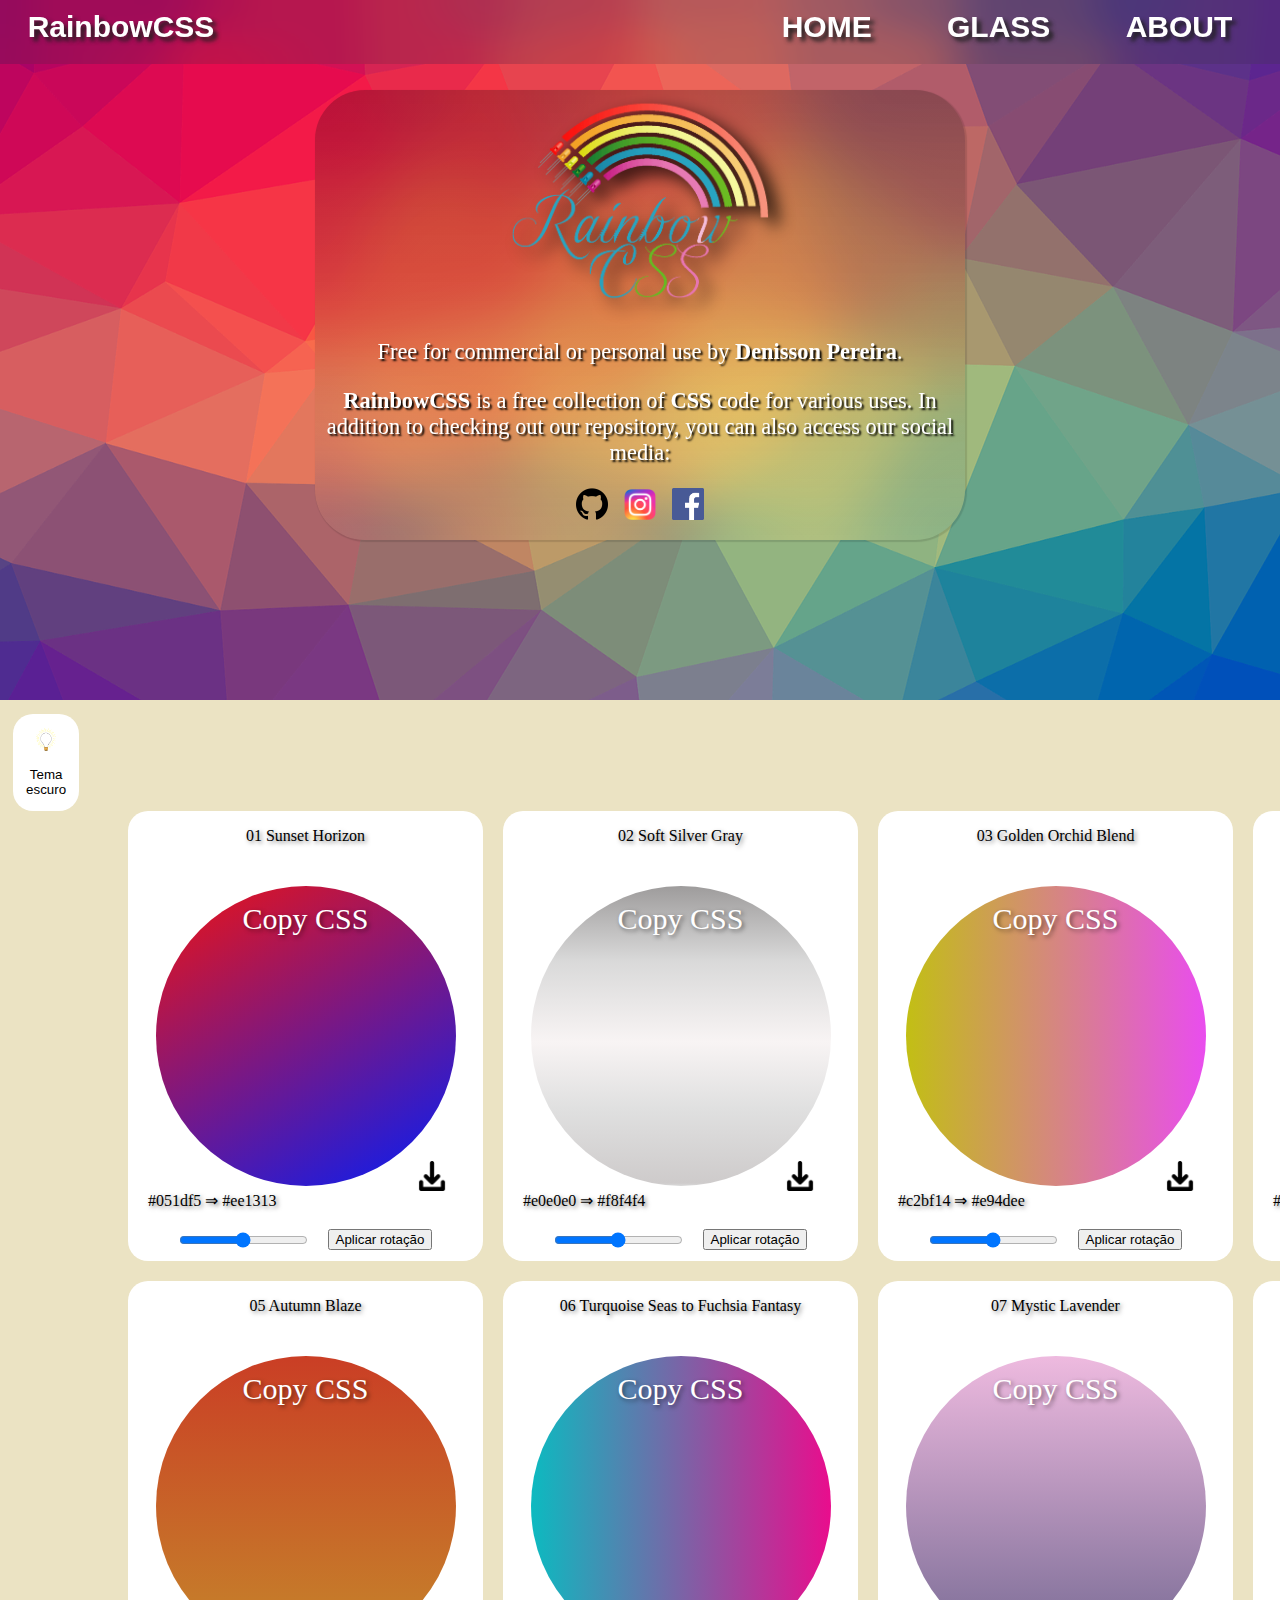
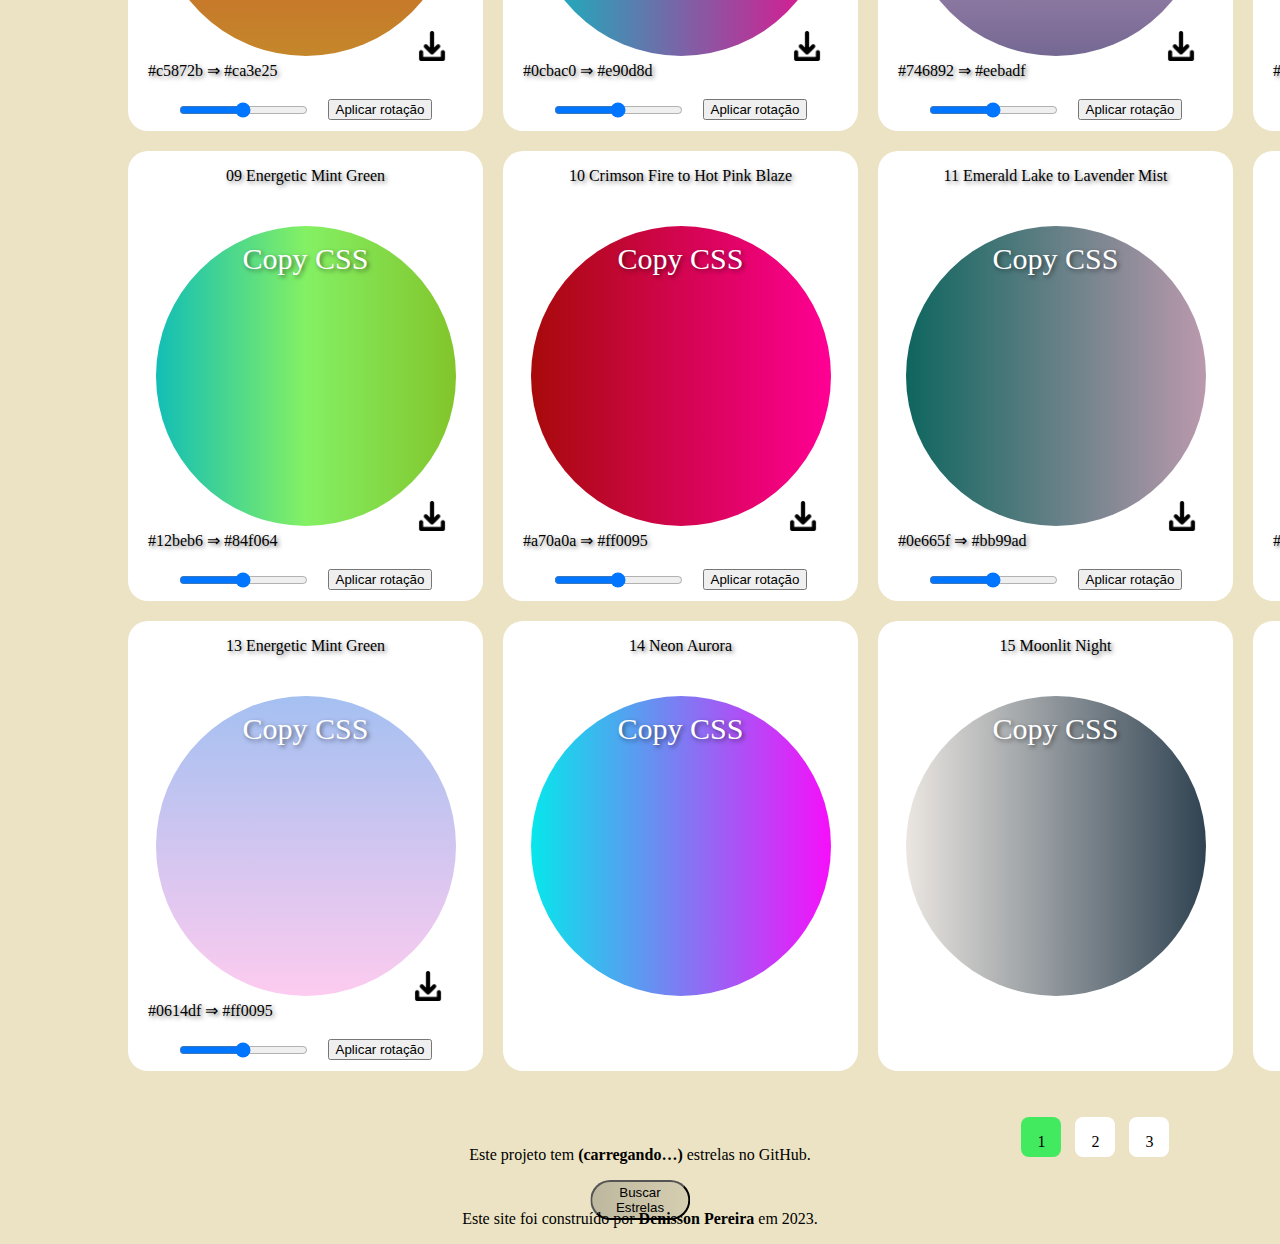
<file: index.html>
<!DOCTYPE html>
<html lang="pt-br">
<head>
    <meta charset="UTF-8">
    <meta name="viewport" content="width=device-width, initial-scale=1.0">
    <title>RainbowCSS</title>
    <link rel="stylesheet" href="./src/style/style.css">
    <link rel="stylesheet" href="./src/style/CSS/responsiveMain.css">
    <link rel="shortcut icon" href="./public/icon.ico" type="image/x-icon">
</head>
<body>
    <div class="principal">
        <header>
            <nav class="menu">
                <ul>
                    <li id="primeiro"><a href="./src/pages/rainbowcss.html">RainbowCSS</a></li>
                    <li class="resto"><a href="./index.html">HOME</a></li>
                    <li class="resto"><a href="./src/pages/glass.html">GLASS</a></li>
                    <li class="resto"><a href="">ABOUT</a></li>
                </ul>
            </nav>
        </header>
        <div class="imagem">
            <img src="./src/image/color-2174065_1280.png" alt="">
            <div class="caixa_imagem">
                <img src="./public/ezgif-2-492770b897.gif" alt="" id="gif" title="RainbowCSS">
                <p>Free for commercial or personal use by <strong>Denisson Pereira</strong>.</p>
                <p><strong>RainbowCSS</strong> is a free collection of <strong>CSS</strong> code for various uses. In addition to checking out our repository, you can also access our social media:</p>
                <img src="./src/image/Git.png" alt="" id="git" title="Acesse nosso repositório">
                <img src="./src/image/insta.png" alt="" id="insta" title="Acesse nosso instagram">
                <img src="./src/image/face.png" alt="" id="face" title="Conheça nossa página no facebook">
            </div>
        </div>
        <div class="tema">
            <button class="botao_cor" onclick="mudarTema()">
                <img src="./src/image/lampada.png" alt="">
                <p id="paragrafo_tema">Tema escuro</p>
            </button>
            <script src="./src/script/tema.js"></script>
        </div>
        <div class="container">
            <div class="conter1">
                <p>
                    01 Sunset Horizon
                </p>
                <div class="caixa1" onclick="clique1()" id="minhaCaixa" title="Ampliar"><p>
                    <script src="./src/script/script.js"></script>
                    <a id="linkCopiar" href="#">Copy CSS</a>
                        <script>
                        document.getElementById("linkCopiar").addEventListener("click", function() {
                            // Texto que você deseja copiar
                            var textoACopiar = "background-image: linear-gradient(-30deg, #051df5 0%, #ee1313 100%);";

                            // Cria um elemento de área de transferência temporária
                            var tempInput = document.createElement("input");
                            tempInput.value = textoACopiar;
                            document.body.appendChild(tempInput);

                            // Seleciona o texto dentro do elemento de entrada temporária
                            tempInput.select();

                            // Copia o texto para a área de transferência
                            document.execCommand("copy");

                            // Remove o elemento de entrada temporária
                            document.body.removeChild(tempInput);

                            // Pode exibir uma mensagem ou executar qualquer ação adicional após a cópia
                            alert("Texto copiado para a área de transferência!");
                        });
                        </script>
                </p></div>
                <div class="desc">
                    <div class="descricao" title="Transição">
                        #051df5 &rArr; #ee1313
                    </div>
                    <div class="down"> 
                        <a href="./src/image/img/01.png" download ><img src="./src/image/download.png" alt="" title="Salvar imagem" class="ancora"></a> 
                    </div>
                </div>
                <div class="ajuste">
                    <input type="range" id="meuInput" min="1" max="360" class="botao_grau">
                    <button onclick="coletarValor()" class="botao_grau" title="Clique aqui para aplicar a rotação">Aplicar rotação</button>
                </div>
            </div>
            <div class="conter1">
                <p>02 Soft Silver Gray</p>
                <div class="caixa2" onclick="clique2()" id="minhaCaixa2" title="Ampliar">
                    <p>
                        <a id="linkCopiar2" href="#">Copy CSS</a>
                            <script>
                            document.getElementById("linkCopiar2").addEventListener("click", function() {
                                // Texto que você deseja copiar
                                var textoACopiar = "    background-image: linear-gradient(to top, rgb(218, 218, 218) 0%, rgb(206, 203, 203) 1%, #e0e0e0 26%, #f8f4f4 48%, #d9d9d9 75%, #9e9c9c 100%);";
    
                                // Cria um elemento de área de transferência temporária
                                var tempInput = document.createElement("input");
                                tempInput.value = textoACopiar;
                                document.body.appendChild(tempInput);
    
                                // Seleciona o texto dentro do elemento de entrada temporária
                                tempInput.select();
    
                                // Copia o texto para a área de transferência
                                document.execCommand("copy");
    
                                // Remove o elemento de entrada temporária
                                document.body.removeChild(tempInput);
    
                                // Pode exibir uma mensagem ou executar qualquer ação adicional após a cópia
                                alert("Texto copiado para a área de transferência!");
                            });
                            </script>
                    </p>
                </div>
                <div class="desc">
                    <div class="descricao" title="Transição">
                        #e0e0e0 &rArr; #f8f4f4
                    </div>
                    <div class="down"> 
                        <a href="./src/image/img/2.png" download ><img src="./src/image/download.png" alt="" title="Salvar imagem" class="ancora"></a> 
                    </div>
                </div>
                <div class="ajuste">
                    <input type="range" id="meuInput2" min="1" max="360" class="botao_grau">
                    <button onclick="coletarValor2()" class="botao_grau" title="Clique aqui para aplicar a rotação">Aplicar rotação</button>
                </div>
            </div>
            <div class="conter1">
                <p>03 Golden Orchid Blend</p>
                <div class="caixa3" onclick="clique3()" id="minhaCaixa3" title="Ampliar">
                    <p>
                        <a id="linkCopiar3" href="#">Copy CSS</a>
                            <script>
                            document.getElementById("linkCopiar3").addEventListener("click", function() {
                                // Texto que você deseja copiar
                                var textoACopiar = "background: linear-gradient(to right, #c2bf14, #e94dee);";
    
                                // Cria um elemento de área de transferência temporária
                                var tempInput = document.createElement("input");
                                tempInput.value = textoACopiar;
                                document.body.appendChild(tempInput);
    
                                // Seleciona o texto dentro do elemento de entrada temporária
                                tempInput.select();
    
                                // Copia o texto para a área de transferência
                                document.execCommand("copy");
    
                                // Remove o elemento de entrada temporária
                                document.body.removeChild(tempInput);
    
                                // Pode exibir uma mensagem ou executar qualquer ação adicional após a cópia
                                alert("Texto copiado para a área de transferência!");
                            });
                            </script>
                    </p>
                </div>
                <div class="desc">
                    <div class="descricao" title="Transição">
                        #c2bf14 &rArr; #e94dee
                    </div>
                    <div class="down"> 
                        <a href="./src/image/img/3.png" download ><img src="./src/image/download.png" alt="" title="Salvar imagem" class="ancora"></a> 
                    </div>
                </div>
                <div class="ajuste">
                    <input type="range" id="meuInput3" min="1" max="360" class="botao_grau">
                    <button onclick="coletarValor3()" class="botao_grau" title="Clique aqui para aplicar a rotação">Aplicar rotação</button>
                </div>
            </div>
            <div class="conter1">
                <p>04 Mystical Twilight</p>
                <div class="caixa4" onclick="clique4()" id="minhaCaixa4" title="Ampliar">
                    <p>
                        <a id="linkCopiar4" href="#">Copy CSS</a>
                            <script>
                            document.getElementById("linkCopiar4").addEventListener("click", function() {
                                // Texto que você deseja copiar
                                var textoACopiar = " background-image: linear-gradient(-20deg, #b827fc 0%, #1dd0f8 100%);";
    
                                // Cria um elemento de área de transferência temporária
                                var tempInput = document.createElement("input");
                                tempInput.value = textoACopiar;
                                document.body.appendChild(tempInput);
    
                                // Seleciona o texto dentro do elemento de entrada temporária
                                tempInput.select();
    
                                // Copia o texto para a área de transferência
                                document.execCommand("copy");
    
                                // Remove o elemento de entrada temporária
                                document.body.removeChild(tempInput);
    
                                // Pode exibir uma mensagem ou executar qualquer ação adicional após a cópia
                                alert("Texto copiado para a área de transferência!");
                            });
                            </script>
                    </p>
                </div>
                <div class="desc">
                    <div class="descricao" title="Transição">
                        #b827fc &rArr; #1dd0f8
                    </div>
                    <div class="down"> 
                        <a href="./src/image/img/4.png" download ><img src="./src/image/download.png" alt="" title="Salvar imagem" class="ancora"></a> 
                    </div>
                </div>
                <div class="ajuste">
                    <input type="range" id="meuInput4" min="1" max="360" class="botao_grau">
                    <button onclick="coletarValor4()" class="botao_grau" title="Clique aqui para aplicar a rotação">Aplicar rotação</button>
                </div>
            </div>
            


         </div>   
         <div class="container">
            <div class="conter1">
                <p>05 Autumn Blaze</p>
                <div class="caixa21" onclick="clique21()" id="minhaCaixa21" title="Ampliar"><p>
                    <a id="linkCopiar21" href="#">Copy CSS</a>
                        <script>
                        document.getElementById("linkCopiar21").addEventListener("click", function() {
                            // Texto que você deseja copiar
                            var textoACopiar = "background-image: linear-gradient(to top, #c5872b 0%, #ca3e25 100%);";

                            // Cria um elemento de área de transferência temporária
                            var tempInput = document.createElement("input");
                            tempInput.value = textoACopiar;
                            document.body.appendChild(tempInput);

                            // Seleciona o texto dentro do elemento de entrada temporária
                            tempInput.select();

                            // Copia o texto para a área de transferência
                            document.execCommand("copy");

                            // Remove o elemento de entrada temporária
                            document.body.removeChild(tempInput);

                            // Pode exibir uma mensagem ou executar qualquer ação adicional após a cópia
                            alert("Texto copiado para a área de transferência!");
                        });
                        </script>
                </p></div>
                <div class="desc">
                    <div class="descricao" title="Transição">
                        #c5872b &rArr; #ca3e25
                    </div>
                    <div class="down"> 
                        <a href="./src/image/img/21.png" download ><img src="./src/image/download.png" alt="" title="Salvar imagem" class="ancora"></a> 
                    </div>
                </div>
                <div class="ajuste">
                    <input type="range" id="meuInput21" min="1" max="360" class="botao_grau">
                    <button onclick="coletarValor21()" class="botao_grau" title="Clique aqui para aplicar a rotação">Aplicar rotação</button>
                </div>
            </div>
            <div class="conter1">
                <p>06 Turquoise Seas to Fuchsia Fantasy</p>
                <div class="caixa22" onclick="clique22()" id="minhaCaixa22" title="Ampliar">
                    <p>
                        <a id="linkCopiar22" href="#">Copy CSS</a>
                            <script>
                            document.getElementById("linkCopiar22").addEventListener("click", function() {
                                // Texto que você deseja copiar
                                var textoACopiar = "background: linear-gradient(to right, #0cbac0, #e90d8d);";
    
                                // Cria um elemento de área de transferência temporária
                                var tempInput = document.createElement("input");
                                tempInput.value = textoACopiar;
                                document.body.appendChild(tempInput);
    
                                // Seleciona o texto dentro do elemento de entrada temporária
                                tempInput.select();
    
                                // Copia o texto para a área de transferência
                                document.execCommand("copy");
    
                                // Remove o elemento de entrada temporária
                                document.body.removeChild(tempInput);
    
                                // Pode exibir uma mensagem ou executar qualquer ação adicional após a cópia
                                alert("Texto copiado para a área de transferência!");
                            });
                            </script>
                    </p>
                </div>
                <div class="desc">
                    <div class="descricao" title="Transição">
                        #0cbac0 &rArr; #e90d8d
                    </div>
                    <div class="down"> 
                        <a href="./src/image/img/22.png" download ><img src="./src/image/download.png" alt="" title="Salvar imagem" class="ancora"></a> 
                    </div>
                </div>
                <div class="ajuste">
                    <input type="range" id="meuInput22" min="1" max="360" class="botao_grau">
                    <button onclick="coletarValor22()" class="botao_grau" title="Clique aqui para aplicar a rotação">Aplicar rotação</button>
                </div>
            </div>
            <div class="conter1">
                <p>07 Mystic Lavender</p>
                <div class="caixa23" title="Ampliar" onclick="clique23()" id="minhaCaixa23">
                    <p>
                        <a id="linkCopiar23" href="#">Copy CSS</a>
                            <script>
                            document.getElementById("linkCopiar23").addEventListener("click", function() {
                                // Texto que você deseja copiar
                                var textoACopiar = " background-image: linear-gradient(to top, #746892 0%, #eebadf 100%);";
    
                                // Cria um elemento de área de transferência temporária
                                var tempInput = document.createElement("input");
                                tempInput.value = textoACopiar;
                                document.body.appendChild(tempInput);
    
                                // Seleciona o texto dentro do elemento de entrada temporária
                                tempInput.select();
    
                                // Copia o texto para a área de transferência
                                document.execCommand("copy");
    
                                // Remove o elemento de entrada temporária
                                document.body.removeChild(tempInput);
    
                                // Pode exibir uma mensagem ou executar qualquer ação adicional após a cópia
                                alert("Texto copiado para a área de transferência!");
                            });
                            </script>
                    </p>
                </div>
                <div class="desc">
                    <div class="descricao" title="Transição">
                        #746892 &rArr; #eebadf
                    </div>
                    <div class="down"> 
                        <a href="./src/image/img/23.png" download ><img src="./src/image/download.png" alt="" title="Salvar imagem" class="ancora"></a> 
                    </div>
                </div>
                <div class="ajuste">
                    <input type="range" id="meuInput23" min="1" max="360" class="botao_grau">
                    <button onclick="coletarValor23()" class="botao_grau" title="Clique aqui para aplicar a rotação">Aplicar rotação</button>
                </div>
            </div>
            <div class="conter1">
                <p>08 Icy Ocean to Deep Crimson</p>
                <div class="caixa24" title="Ampliar" id="minhaCaixa24" onclick="clique24()">
                    <p>
                        <a id="linkCopiar24" href="#">Copy CSS</a>
                            <script>
                            document.getElementById("linkCopiar24").addEventListener("click", function() {
                                // Texto que você deseja copiar
                                var textoACopiar = "background: linear-gradient(to right, #1ef8f8, #a70737);";
    
                                // Cria um elemento de área de transferência temporária
                                var tempInput = document.createElement("input");
                                tempInput.value = textoACopiar;
                                document.body.appendChild(tempInput);
    
                                // Seleciona o texto dentro do elemento de entrada temporária
                                tempInput.select();
    
                                // Copia o texto para a área de transferência
                                document.execCommand("copy");
    
                                // Remove o elemento de entrada temporária
                                document.body.removeChild(tempInput);
    
                                // Pode exibir uma mensagem ou executar qualquer ação adicional após a cópia
                                alert("Texto copiado para a área de transferência!");
                            });
                            </script>
                    </p>
                </div>
                <div class="desc">
                    <div class="descricao" title="Transição">
                        #1ef8f8 &rArr; #a70737
                    </div>
                    <div class="down"> 
                        <a href="./src/image/img/24.png" download ><img src="./src/image/download.png" alt="" title="Salvar imagem" class="ancora"></a> 
                    </div>
                </div>
                <div class="ajuste">
                    <input type="range" id="meuInput24" min="1" max="360" class="botao_grau">
                    <button onclick="coletarValor24()" class="botao_grau" title="Clique aqui para aplicar a rotação">Aplicar rotação</button>
                </div>
            </div>

        </div>   
        <div class="container">
           <div class="conter1">
            <p>09 Energetic Mint Green</p>
               <div class="caixa31" title="Ampliar" onclick="clique31()" id="minhaCaixa31"><p>
                   <a id="linkCopiar31" href="#">Copy CSS</a>
                       <script>
                       document.getElementById("linkCopiar31").addEventListener("click", function() {
                           // Texto que você deseja copiar
                           var textoACopiar = "background: linear-gradient(to right, #12beb6, #84f064, rgb(130, 197, 43));";

                           // Cria um elemento de área de transferência temporária
                           var tempInput = document.createElement("input");
                           tempInput.value = textoACopiar;
                           document.body.appendChild(tempInput);

                           // Seleciona o texto dentro do elemento de entrada temporária
                           tempInput.select();

                           // Copia o texto para a área de transferência
                           document.execCommand("copy");

                           // Remove o elemento de entrada temporária
                           document.body.removeChild(tempInput);

                           // Pode exibir uma mensagem ou executar qualquer ação adicional após a cópia
                           alert("Texto copiado para a área de transferência!");
                       });
                       </script>
               </p></div>
               <div class="desc">
                <div class="descricao" title="Transição">
                    #12beb6 &rArr; #84f064
                </div>
                <div class="down"> 
                    <a href="./src/image/img/31.png" download ><img src="./src/image/download.png" alt="" title="Salvar imagem" class="ancora"></a> 
                </div>
            </div>
            <div class="ajuste">
                <input type="range" id="meuInput31" min="1" max="360" class="botao_grau">
                <button onclick="coletarValor31()" class="botao_grau" title="Clique aqui para aplicar a rotação">Aplicar rotação</button>
            </div>
               
               
           </div>
           <div class="conter1">
            <p>10 Crimson Fire to Hot Pink Blaze</p>
               <div class="caixa32" title="Ampliar" onclick="clique32()" id="minhaCaixa32">
                   <p>
                       <a id="linkCopiar32" href="#">Copy CSS</a>
                           <script>
                           document.getElementById("linkCopiar32").addEventListener("click", function() {
                               // Texto que você deseja copiar
                               var textoACopiar = "background: linear-gradient(to right, #a70a0a, #ff0095);";
   
                               // Cria um elemento de área de transferência temporária
                               var tempInput = document.createElement("input");
                               tempInput.value = textoACopiar;
                               document.body.appendChild(tempInput);
   
                               // Seleciona o texto dentro do elemento de entrada temporária
                               tempInput.select();
   
                               // Copia o texto para a área de transferência
                               document.execCommand("copy");
   
                               // Remove o elemento de entrada temporária
                               document.body.removeChild(tempInput);
   
                               // Pode exibir uma mensagem ou executar qualquer ação adicional após a cópia
                               alert("Texto copiado para a área de transferência!");
                           });
                           </script>
                   </p>
               </div>
               <div class="desc">
                <div class="descricao" title="Transição">
                    #a70a0a &rArr; #ff0095
                </div>
                <div class="down"> 
                    <a href="./src/image/img/32.png" download ><img src="./src/image/download.png" alt="" title="Salvar imagem" class="ancora"></a> 
                </div>
            </div>
            <div class="ajuste">
                <input type="range" id="meuInput32" min="1" max="360" class="botao_grau">
                <button onclick="coletarValor32()" class="botao_grau" title="Clique aqui para aplicar a rotação">Aplicar rotação</button>
            </div>
           </div>
           <div class="conter1">
            <p>11 Emerald Lake to Lavender Mist</p>
               <div class="caixa33" title="Ampliar" onclick="clique33()" id="minhaCaixa33">
                   <p>
                       <a id="linkCopiar33" href="#">Copy CSS</a>
                           <script>
                           document.getElementById("linkCopiar33").addEventListener("click", function() {
                               // Texto que você deseja copiar
                               var textoACopiar = "background: linear-gradient(to right, #0e665f, #bb99ad);";
   
                               // Cria um elemento de área de transferência temporária
                               var tempInput = document.createElement("input");
                               tempInput.value = textoACopiar;
                               document.body.appendChild(tempInput);
   
                               // Seleciona o texto dentro do elemento de entrada temporária
                               tempInput.select();
   
                               // Copia o texto para a área de transferência
                               document.execCommand("copy");
   
                               // Remove o elemento de entrada temporária
                               document.body.removeChild(tempInput);
   
                               // Pode exibir uma mensagem ou executar qualquer ação adicional após a cópia
                               alert("Texto copiado para a área de transferência!");
                           });
                           </script>
                   </p>
               </div>
               <div class="desc">
                <div class="descricao" title="Transição">
                    #0e665f &rArr; #bb99ad
                </div>
                <div class="down"> 
                    <a href="./src/image/img/33.png" download ><img src="./src/image/download.png" alt="" title="Salvar imagem" class="ancora"></a> 
                </div>
            </div>
            <div class="ajuste">
                <input type="range" id="meuInput33" min="1" max="360" class="botao_grau">
                <button onclick="coletarValor33()" class="botao_grau" title="Clique aqui para aplicar a rotação">Aplicar rotação</button>
            </div>
           </div>
           <div class="conter1">
            <p>12 Blue Lagoon to Fuchsia Fusion</p>
               <div class="caixa34" title="Ampliar" onclick="clique34()" id="minhaCaixa34">
                   <p>
                       <a id="linkCopiar34" href="#">Copy CSS</a>
                           <script>
                           document.getElementById("linkCopiar34").addEventListener("click", function() {
                               // Texto que você deseja copiar
                               var textoACopiar = "background: linear-gradient(to right, #0614df, #ff0095);"
   
                               // Cria um elemento de área de transferência temporária
                               var tempInput = document.createElement("input");
                               tempInput.value = textoACopiar;
                               document.body.appendChild(tempInput);
   
                               // Seleciona o texto dentro do elemento de entrada temporária
                               tempInput.select();
   
                               // Copia o texto para a área de transferência
                               document.execCommand("copy");
   
                               // Remove o elemento de entrada temporária
                               document.body.removeChild(tempInput);
   
                               // Pode exibir uma mensagem ou executar qualquer ação adicional após a cópia
                               alert("Texto copiado para a área de transferência!");
                           });
                           </script>
                   </p>
               </div>
               <div class="desc">
                <div class="descricao" title="Transição">
                    #0614df &rArr; #ff0095
                </div>
                <div class="down"> 
                    <a href="./src/image/img/34.png" download ><img src="./src/image/download.png" alt="" title="Salvar imagem" class="ancora"></a> 
                </div>
            </div>
            <div class="ajuste">
                <input type="range" id="meuInput34" min="1" max="360" class="botao_grau">
                <button onclick="coletarValor34()" class="botao_grau" title="Clique aqui para aplicar a rotação">Aplicar rotação</button>
            </div>
           </div>
            
        </div>   
        <div class="container">
           <div class="conter1">
            <p>13 Energetic Mint Green</p>
               <div class="caixa41" title="Ampliar" onclick="clique41()" id="minhaCaixa41"><p>
                   <a id="linkCopiar41" href="#">Copy CSS</a>
                       <script>
                       document.getElementById("linkCopiar41").addEventListener("click", function() {
                           // Texto que você deseja copiar
                           var textoACopiar = "background: linear-gradient(to right, #12beb6, #84f064);";

                           // Cria um elemento de área de transferência temporária
                           var tempInput = document.createElement("input");
                           tempInput.value = textoACopiar;
                           document.body.appendChild(tempInput);

                           // Seleciona o texto dentro do elemento de entrada temporária
                           tempInput.select();

                           // Copia o texto para a área de transferência
                           document.execCommand("copy");

                           // Remove o elemento de entrada temporária
                           document.body.removeChild(tempInput);

                           // Pode exibir uma mensagem ou executar qualquer ação adicional após a cópia
                           alert("Texto copiado para a área de transferência!");
                       });
                       </script>
               </p></div>
               <div class="desc">
                <div class="descricao" title="Transição">
                    #0614df &rArr; #ff0095
                </div>
                <div class="down"> 
                    <a href="./src/image/img/41.png" download ><img src="./src/image/download.png" alt="" title="Salvar imagem" class="ancora"></a> 
                </div>
            </div>
            <div class="ajuste">
                <input type="range" id="meuInput41" min="1" max="360" class="botao_grau">
                <button onclick="coletarValor41()" class="botao_grau" title="Clique aqui para aplicar a rotação">Aplicar rotação</button>
            </div>
           </div>
           <div class="conter1">
            <p>14 Neon Aurora </p>
               <div class="caixa42" title="Ampliar">
                   <p>
                       <a id="linkCopiar42" href="#">Copy CSS</a>
                           <script>
                           document.getElementById("linkCopiar42").addEventListener("click", function() {
                               // Texto que você deseja copiar
                               var textoACopiar = "background-image: linear-gradient(to right, #06e7eb 0%, #f60ffa 100%);";
   
                               // Cria um elemento de área de transferência temporária
                               var tempInput = document.createElement("input");
                               tempInput.value = textoACopiar;
                               document.body.appendChild(tempInput);
   
                               // Seleciona o texto dentro do elemento de entrada temporária
                               tempInput.select();
   
                               // Copia o texto para a área de transferência
                               document.execCommand("copy");
   
                               // Remove o elemento de entrada temporária
                               document.body.removeChild(tempInput);
   
                               // Pode exibir uma mensagem ou executar qualquer ação adicional após a cópia
                               alert("Texto copiado para a área de transferência!");
                           });
                           </script>
                   </p>
               </div>
           </div>
           <div class="conter1">
            <p>15 Moonlit Night</p>
               <div class="caixa43" title="Ampliar">
                   <p>
                       <a id="linkCopiar43" href="#">Copy CSS</a>
                           <script>
                           document.getElementById("linkCopiar43").addEventListener("click", function() {
                               // Texto que você deseja copiar
                               var textoACopiar = "background-image: linear-gradient(to right, #ebe6e1 0%, #304352 100%);";
   
                               // Cria um elemento de área de transferência temporária
                               var tempInput = document.createElement("input");
                               tempInput.value = textoACopiar;
                               document.body.appendChild(tempInput);
   
                               // Seleciona o texto dentro do elemento de entrada temporária
                               tempInput.select();
   
                               // Copia o texto para a área de transferência
                               document.execCommand("copy");
   
                               // Remove o elemento de entrada temporária
                               document.body.removeChild(tempInput);
   
                               // Pode exibir uma mensagem ou executar qualquer ação adicional após a cópia
                               alert("Texto copiado para a área de transferência!");
                           });
                           </script>
                   </p>
               </div>
           </div>
           <div class="conter1">
            <p>16 Enchanted Dreamland </p>
               <div class="caixa44" title="Ampliar">
                   <p>
                       <a id="linkCopiar44" href="#">Copy CSS</a>
                           <script>
                           document.getElementById("linkCopiar44").addEventListener("click", function() {
                               // Texto que você deseja copiar
                               var textoACopiar = "background-image: linear-gradient(-225deg, #61ddc0 0%, #debdee 48%, #5e4ce2 100%);";
   
                               // Cria um elemento de área de transferência temporária
                               var tempInput = document.createElement("input");
                               tempInput.value = textoACopiar;
                               document.body.appendChild(tempInput);
   
                               // Seleciona o texto dentro do elemento de entrada temporária
                               tempInput.select();
   
                               // Copia o texto para a área de transferência
                               document.execCommand("copy");
   
                               // Remove o elemento de entrada temporária
                               document.body.removeChild(tempInput);
   
                               // Pode exibir uma mensagem ou executar qualquer ação adicional após a cópia
                               alert("Texto copiado para a área de transferência!");
                           });
                           </script>
                   </p>
               </div>
           </div>


         </div>  
         
         <div class="roda_pe">
            <div class="p1" id="roda_pe_1">
                <p><a href="">1</a></p>
            </div>
            <div class="p1">
                <p><a href="">2</a></p>
            </div>
            <div class="p1">
                <p><a href="">3</a></p>
            </div>
         </div>
        <div class="roda_pe_2">
            <p>Este projeto tem <span id="star-count"><strong>(carregando&hellip;)</strong></span> estrelas no GitHub.</p>
            <button onclick="fetchStars()">Buscar Estrelas</button>
        </div>
        <div class="roda_pe_3">
            <p>Este site foi construído por <strong>Denisson Pereira</strong> em 2023.</p>
        </div>
    </div>
</body>
</html>
</file>
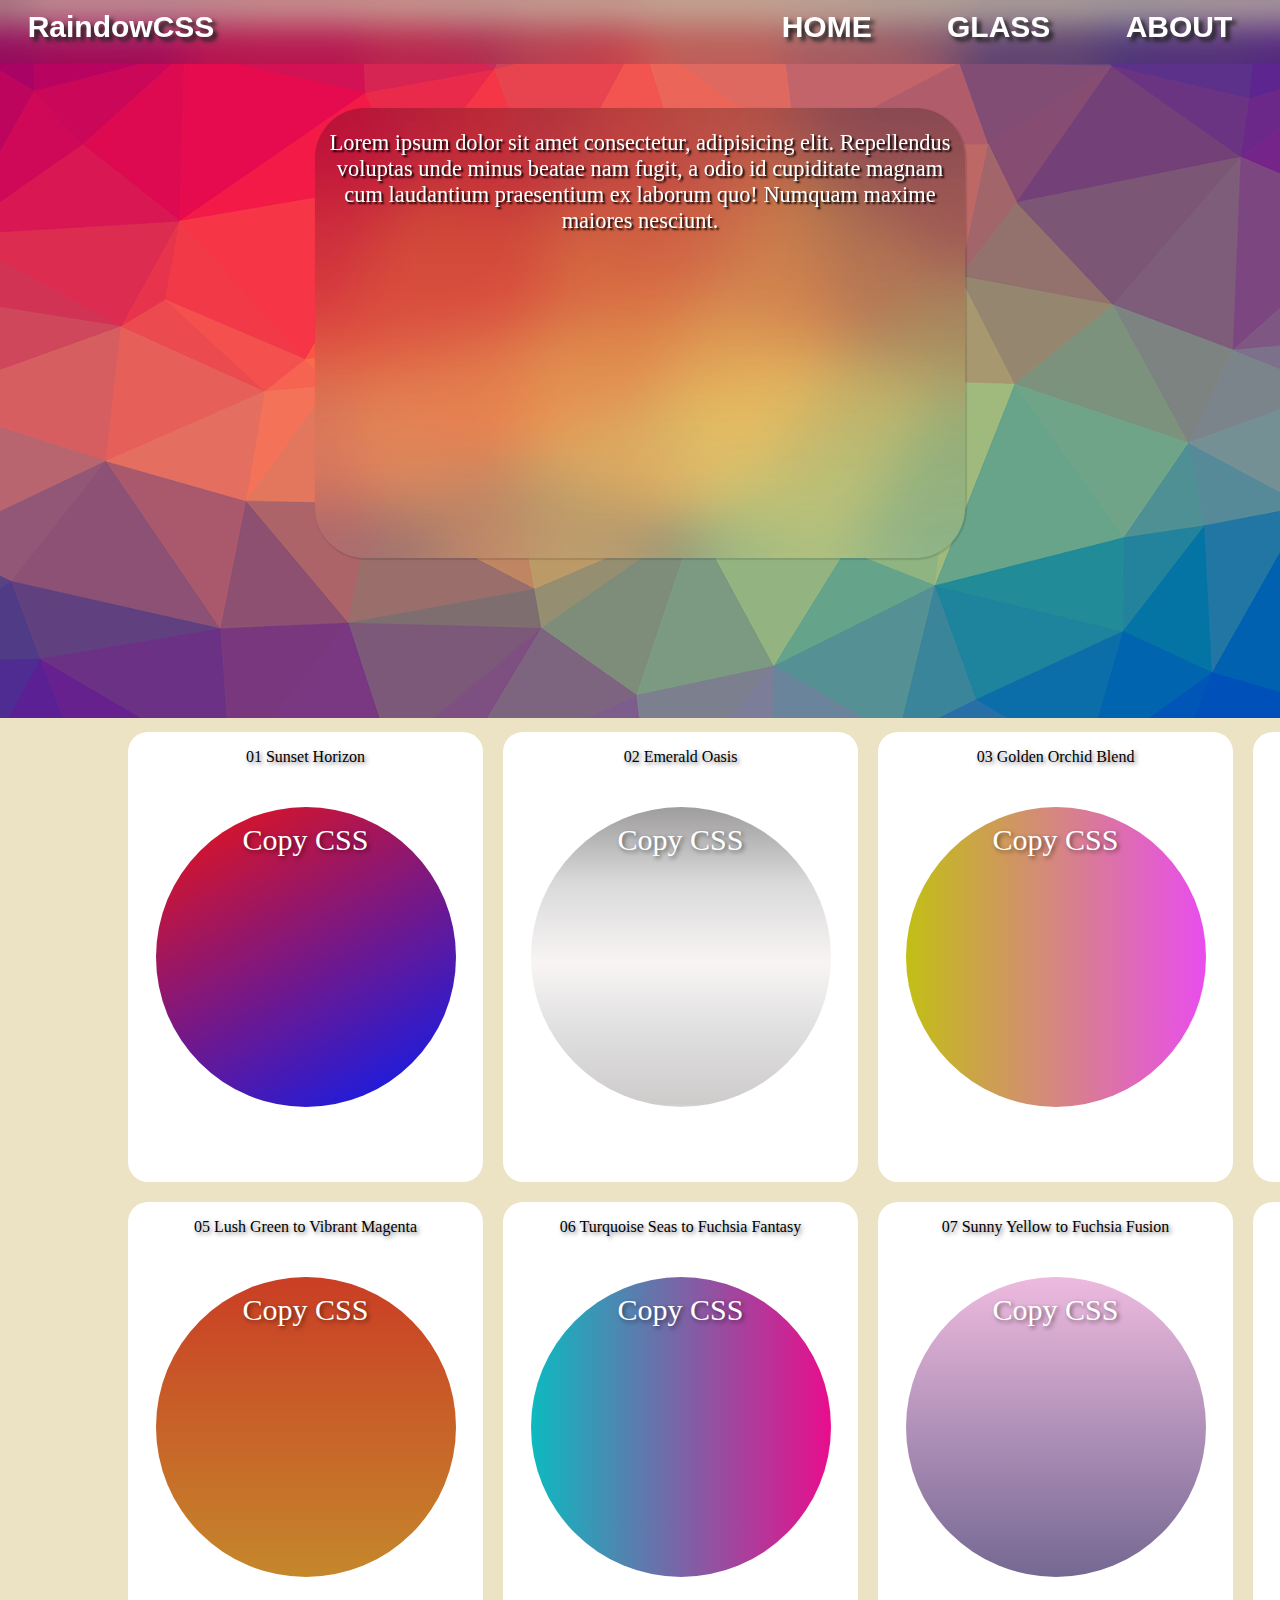
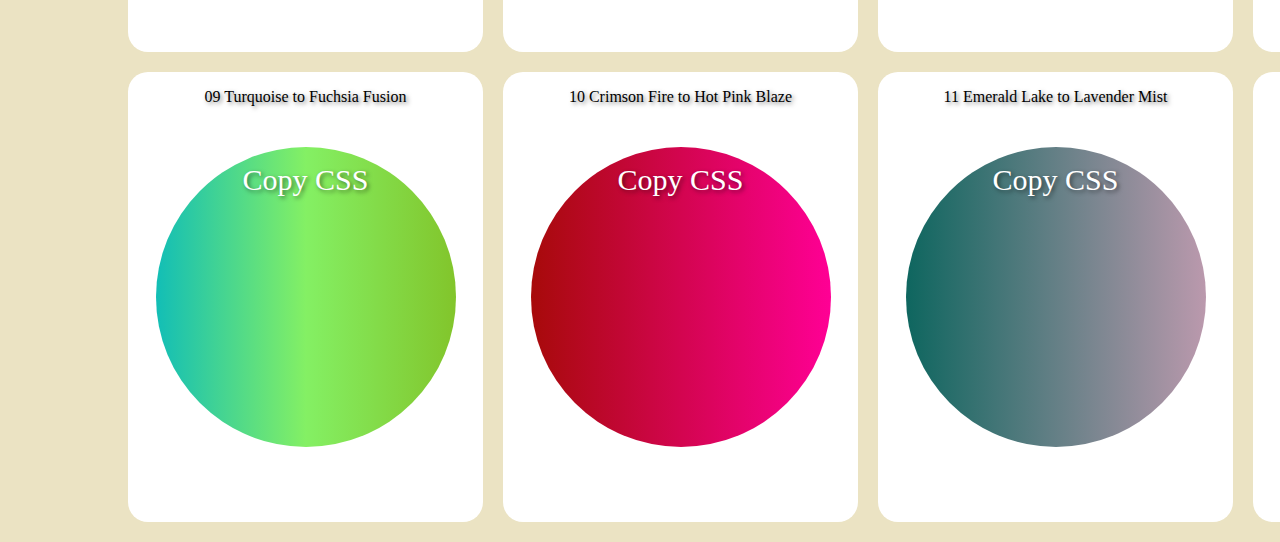
<file: src/index.html>
<!DOCTYPE html>
<html lang="pt-br">
<head>
    <meta charset="UTF-8">
    <meta name="viewport" content="width=device-width, initial-scale=1.0">
    <title>RainbowCSS</title>
    <link rel="stylesheet" href="./style/style.css">
    <link rel="shortcut icon" href="../public/icon.ico" type="image/x-icon">nk
</head>
<body>
    <div class="principal">
        <header>
            <nav class="menu">
                <ul>
                    <li id="primeiro"><a href="">RaindowCSS</a></li>
                    <li class="resto"><a href="./index.html">HOME</a></li>
                    <li class="resto"><a href="../src/pages/glass.html">GLASS</a></li>
                    <li class="resto"><a href="">ABOUT</a></li>
                </ul>
            </nav>
        </header>
        <div class="imagem">
            <img src="./image/color-2174065_1280.png" alt="">
            <div class="caixa_imagem">
                <p>Lorem ipsum dolor sit amet consectetur, adipisicing elit. Repellendus voluptas unde minus beatae nam fugit, a odio id cupiditate magnam cum laudantium praesentium ex laborum quo! Numquam maxime maiores nesciunt.</p>
            </div>
        </div>
        <div class="container">
            <div class="conter1">
                <p>
                    01 Sunset Horizon
                </p>
                <div class="caixa1"><p>
                    <a id="linkCopiar" href="#">Copy CSS</a>
                        <script>
                        document.getElementById("linkCopiar").addEventListener("click", function() {
                            // Texto que você deseja copiar
                            var textoACopiar = "background: linear-gradient(to right, #FF0000, #0000FF);";

                            // Cria um elemento de área de transferência temporária
                            var tempInput = document.createElement("input");
                            tempInput.value = textoACopiar;
                            document.body.appendChild(tempInput);

                            // Seleciona o texto dentro do elemento de entrada temporária
                            tempInput.select();

                            // Copia o texto para a área de transferência
                            document.execCommand("copy");

                            // Remove o elemento de entrada temporária
                            document.body.removeChild(tempInput);

                            // Pode exibir uma mensagem ou executar qualquer ação adicional após a cópia
                            alert("Texto copiado para a área de transferência!");
                        });
                        </script>
                </p></div>
            </div>
            <div class="conter1">
                <p>02 Emerald Oasis</p>
                <div class="caixa2">
                    <p>
                        <a id="linkCopiar2" href="#">Copy CSS</a>
                            <script>
                            document.getElementById("linkCopiar2").addEventListener("click", function() {
                                // Texto que você deseja copiar
                                var textoACopiar = "background: linear-gradient(to right, #2d9733, #3ca59c);";
    
                                // Cria um elemento de área de transferência temporária
                                var tempInput = document.createElement("input");
                                tempInput.value = textoACopiar;
                                document.body.appendChild(tempInput);
    
                                // Seleciona o texto dentro do elemento de entrada temporária
                                tempInput.select();
    
                                // Copia o texto para a área de transferência
                                document.execCommand("copy");
    
                                // Remove o elemento de entrada temporária
                                document.body.removeChild(tempInput);
    
                                // Pode exibir uma mensagem ou executar qualquer ação adicional após a cópia
                                alert("Texto copiado para a área de transferência!");
                            });
                            </script>
                    </p>
                </div>
            </div>
            <div class="conter1">
                <p>03 Golden Orchid Blend</p>
                <div class="caixa3">
                    <p>
                        <a id="linkCopiar3" href="#">Copy CSS</a>
                            <script>
                            document.getElementById("linkCopiar3").addEventListener("click", function() {
                                // Texto que você deseja copiar
                                var textoACopiar = "background: linear-gradient(to right, #c2bf14, #e94dee);";
    
                                // Cria um elemento de área de transferência temporária
                                var tempInput = document.createElement("input");
                                tempInput.value = textoACopiar;
                                document.body.appendChild(tempInput);
    
                                // Seleciona o texto dentro do elemento de entrada temporária
                                tempInput.select();
    
                                // Copia o texto para a área de transferência
                                document.execCommand("copy");
    
                                // Remove o elemento de entrada temporária
                                document.body.removeChild(tempInput);
    
                                // Pode exibir uma mensagem ou executar qualquer ação adicional após a cópia
                                alert("Texto copiado para a área de transferência!");
                            });
                            </script>
                    </p>
                </div>
            </div>
            <div class="conter1">
                <p>04 Meadow to Midnight</p>
                <div class="caixa4">
                    <p>
                        <a id="linkCopiar4" href="#">Copy CSS</a>
                            <script>
                            document.getElementById("linkCopiar4").addEventListener("click", function() {
                                // Texto que você deseja copiar
                                var textoACopiar = "background: linear-gradient(to right, #7cf358, #0000FF);";
    
                                // Cria um elemento de área de transferência temporária
                                var tempInput = document.createElement("input");
                                tempInput.value = textoACopiar;
                                document.body.appendChild(tempInput);
    
                                // Seleciona o texto dentro do elemento de entrada temporária
                                tempInput.select();
    
                                // Copia o texto para a área de transferência
                                document.execCommand("copy");
    
                                // Remove o elemento de entrada temporária
                                document.body.removeChild(tempInput);
    
                                // Pode exibir uma mensagem ou executar qualquer ação adicional após a cópia
                                alert("Texto copiado para a área de transferência!");
                            });
                            </script>
                    </p>
                </div>
            </div>
            


         </div>   
         <div class="container">
            <div class="conter1">
                <p>05 Lush Green to Vibrant Magenta</p>
                <div class="caixa21"><p>
                    <a id="linkCopiar21" href="#">Copy CSS</a>
                        <script>
                        document.getElementById("linkCopiar21").addEventListener("click", function() {
                            // Texto que você deseja copiar
                            var textoACopiar = "background: linear-gradient(to right, #7cf358, #e90d8d);";

                            // Cria um elemento de área de transferência temporária
                            var tempInput = document.createElement("input");
                            tempInput.value = textoACopiar;
                            document.body.appendChild(tempInput);

                            // Seleciona o texto dentro do elemento de entrada temporária
                            tempInput.select();

                            // Copia o texto para a área de transferência
                            document.execCommand("copy");

                            // Remove o elemento de entrada temporária
                            document.body.removeChild(tempInput);

                            // Pode exibir uma mensagem ou executar qualquer ação adicional após a cópia
                            alert("Texto copiado para a área de transferência!");
                        });
                        </script>
                </p></div>
            </div>
            <div class="conter1">
                <p>06 Turquoise Seas to Fuchsia Fantasy</p>
                <div class="caixa22">
                    <p>
                        <a id="linkCopiar22" href="#">Copy CSS</a>
                            <script>
                            document.getElementById("linkCopiar22").addEventListener("click", function() {
                                // Texto que você deseja copiar
                                var textoACopiar = "background: linear-gradient(to right, #0cbac0, #e90d8d);";
    
                                // Cria um elemento de área de transferência temporária
                                var tempInput = document.createElement("input");
                                tempInput.value = textoACopiar;
                                document.body.appendChild(tempInput);
    
                                // Seleciona o texto dentro do elemento de entrada temporária
                                tempInput.select();
    
                                // Copia o texto para a área de transferência
                                document.execCommand("copy");
    
                                // Remove o elemento de entrada temporária
                                document.body.removeChild(tempInput);
    
                                // Pode exibir uma mensagem ou executar qualquer ação adicional após a cópia
                                alert("Texto copiado para a área de transferência!");
                            });
                            </script>
                    </p>
                </div>
            </div>
            <div class="conter1">
                <p>07 Sunny Yellow to Fuchsia Fusion</p>
                <div class="caixa23">
                    <p>
                        <a id="linkCopiar23" href="#">Copy CSS</a>
                            <script>
                            document.getElementById("linkCopiar23").addEventListener("click", function() {
                                // Texto que você deseja copiar
                                var textoACopiar = "background: linear-gradient(to right, #d4c603, #e90d8d);";
    
                                // Cria um elemento de área de transferência temporária
                                var tempInput = document.createElement("input");
                                tempInput.value = textoACopiar;
                                document.body.appendChild(tempInput);
    
                                // Seleciona o texto dentro do elemento de entrada temporária
                                tempInput.select();
    
                                // Copia o texto para a área de transferência
                                document.execCommand("copy");
    
                                // Remove o elemento de entrada temporária
                                document.body.removeChild(tempInput);
    
                                // Pode exibir uma mensagem ou executar qualquer ação adicional após a cópia
                                alert("Texto copiado para a área de transferência!");
                            });
                            </script>
                    </p>
                </div>
            </div>
            <div class="conter1">
                <p>08 Twilight Horizon Gradient</p>
                <div class="caixa24">
                    <p>
                        <a id="linkCopiar24" href="#">Copy CSS</a>
                            <script>
                            document.getElementById("linkCopiar24").addEventListener("click", function() {
                                // Texto que você deseja copiar
                                var textoACopiar = "background: linear-gradient(to right, #8b9dc2, #7f09e6);";
    
                                // Cria um elemento de área de transferência temporária
                                var tempInput = document.createElement("input");
                                tempInput.value = textoACopiar;
                                document.body.appendChild(tempInput);
    
                                // Seleciona o texto dentro do elemento de entrada temporária
                                tempInput.select();
    
                                // Copia o texto para a área de transferência
                                document.execCommand("copy");
    
                                // Remove o elemento de entrada temporária
                                document.body.removeChild(tempInput);
    
                                // Pode exibir uma mensagem ou executar qualquer ação adicional após a cópia
                                alert("Texto copiado para a área de transferência!");
                            });
                            </script>
                    </p>
                </div>
            </div>


        </div>   
        <div class="container">
           <div class="conter1">
            <p>09 Turquoise to Fuchsia Fusion</p>
               <div class="caixa31"><p>
                   <a id="linkCopiar31" href="#">Copy CSS</a>
                       <script>
                       document.getElementById("linkCopiar31").addEventListener("click", function() {
                           // Texto que você deseja copiar
                           var textoACopiar = "background: linear-gradient(to right, #12beb6, #ff0095);";

                           // Cria um elemento de área de transferência temporária
                           var tempInput = document.createElement("input");
                           tempInput.value = textoACopiar;
                           document.body.appendChild(tempInput);

                           // Seleciona o texto dentro do elemento de entrada temporária
                           tempInput.select();

                           // Copia o texto para a área de transferência
                           document.execCommand("copy");

                           // Remove o elemento de entrada temporária
                           document.body.removeChild(tempInput);

                           // Pode exibir uma mensagem ou executar qualquer ação adicional após a cópia
                           alert("Texto copiado para a área de transferência!");
                       });
                       </script>
               </p></div>
           </div>
           <div class="conter1">
            <p>10 Crimson Fire to Hot Pink Blaze</p>
               <div class="caixa32">
                   <p>
                       <a id="linkCopiar32" href="#">Copy CSS</a>
                           <script>
                           document.getElementById("linkCopiar32").addEventListener("click", function() {
                               // Texto que você deseja copiar
                               var textoACopiar = "background: linear-gradient(to right, #a70a0a, #ff0095);";
   
                               // Cria um elemento de área de transferência temporária
                               var tempInput = document.createElement("input");
                               tempInput.value = textoACopiar;
                               document.body.appendChild(tempInput);
   
                               // Seleciona o texto dentro do elemento de entrada temporária
                               tempInput.select();
   
                               // Copia o texto para a área de transferência
                               document.execCommand("copy");
   
                               // Remove o elemento de entrada temporária
                               document.body.removeChild(tempInput);
   
                               // Pode exibir uma mensagem ou executar qualquer ação adicional após a cópia
                               alert("Texto copiado para a área de transferência!");
                           });
                           </script>
                   </p>
               </div>
           </div>
           <div class="conter1">
            <p>11 Emerald Lake to Lavender Mist</p>
               <div class="caixa33">
                   <p>
                       <a id="linkCopiar33" href="#">Copy CSS</a>
                           <script>
                           document.getElementById("linkCopiar33").addEventListener("click", function() {
                               // Texto que você deseja copiar
                               var textoACopiar = "background: linear-gradient(to right, #0e665f, #bb99ad);";
   
                               // Cria um elemento de área de transferência temporária
                               var tempInput = document.createElement("input");
                               tempInput.value = textoACopiar;
                               document.body.appendChild(tempInput);
   
                               // Seleciona o texto dentro do elemento de entrada temporária
                               tempInput.select();
   
                               // Copia o texto para a área de transferência
                               document.execCommand("copy");
   
                               // Remove o elemento de entrada temporária
                               document.body.removeChild(tempInput);
   
                               // Pode exibir uma mensagem ou executar qualquer ação adicional após a cópia
                               alert("Texto copiado para a área de transferência!");
                           });
                           </script>
                   </p>
               </div>
           </div>
           <div class="conter1">
            <p>12 Blue Lagoon to Fuchsia Fusion</p>
               <div class="caixa34">
                   <p>
                       <a id="linkCopiar34" href="#">Copy CSS</a>
                           <script>
                           document.getElementById("linkCopiar34").addEventListener("click", function() {
                               // Texto que você deseja copiar
                               var textoACopiar = "background: linear-gradient(to right, #0614df, #ff0095);";
   
                               // Cria um elemento de área de transferência temporária
                               var tempInput = document.createElement("input");
                               tempInput.value = textoACopiar;
                               document.body.appendChild(tempInput);
   
                               // Seleciona o texto dentro do elemento de entrada temporária
                               tempInput.select();
   
                               // Copia o texto para a área de transferência
                               document.execCommand("copy");
   
                               // Remove o elemento de entrada temporária
                               document.body.removeChild(tempInput);
   
                               // Pode exibir uma mensagem ou executar qualquer ação adicional após a cópia
                               alert("Texto copiado para a área de transferência!");
                           });
                           </script>
                   </p>
               </div>
           </div>
            


         </div>   
        
    </div>
</body>
</html>
</file>
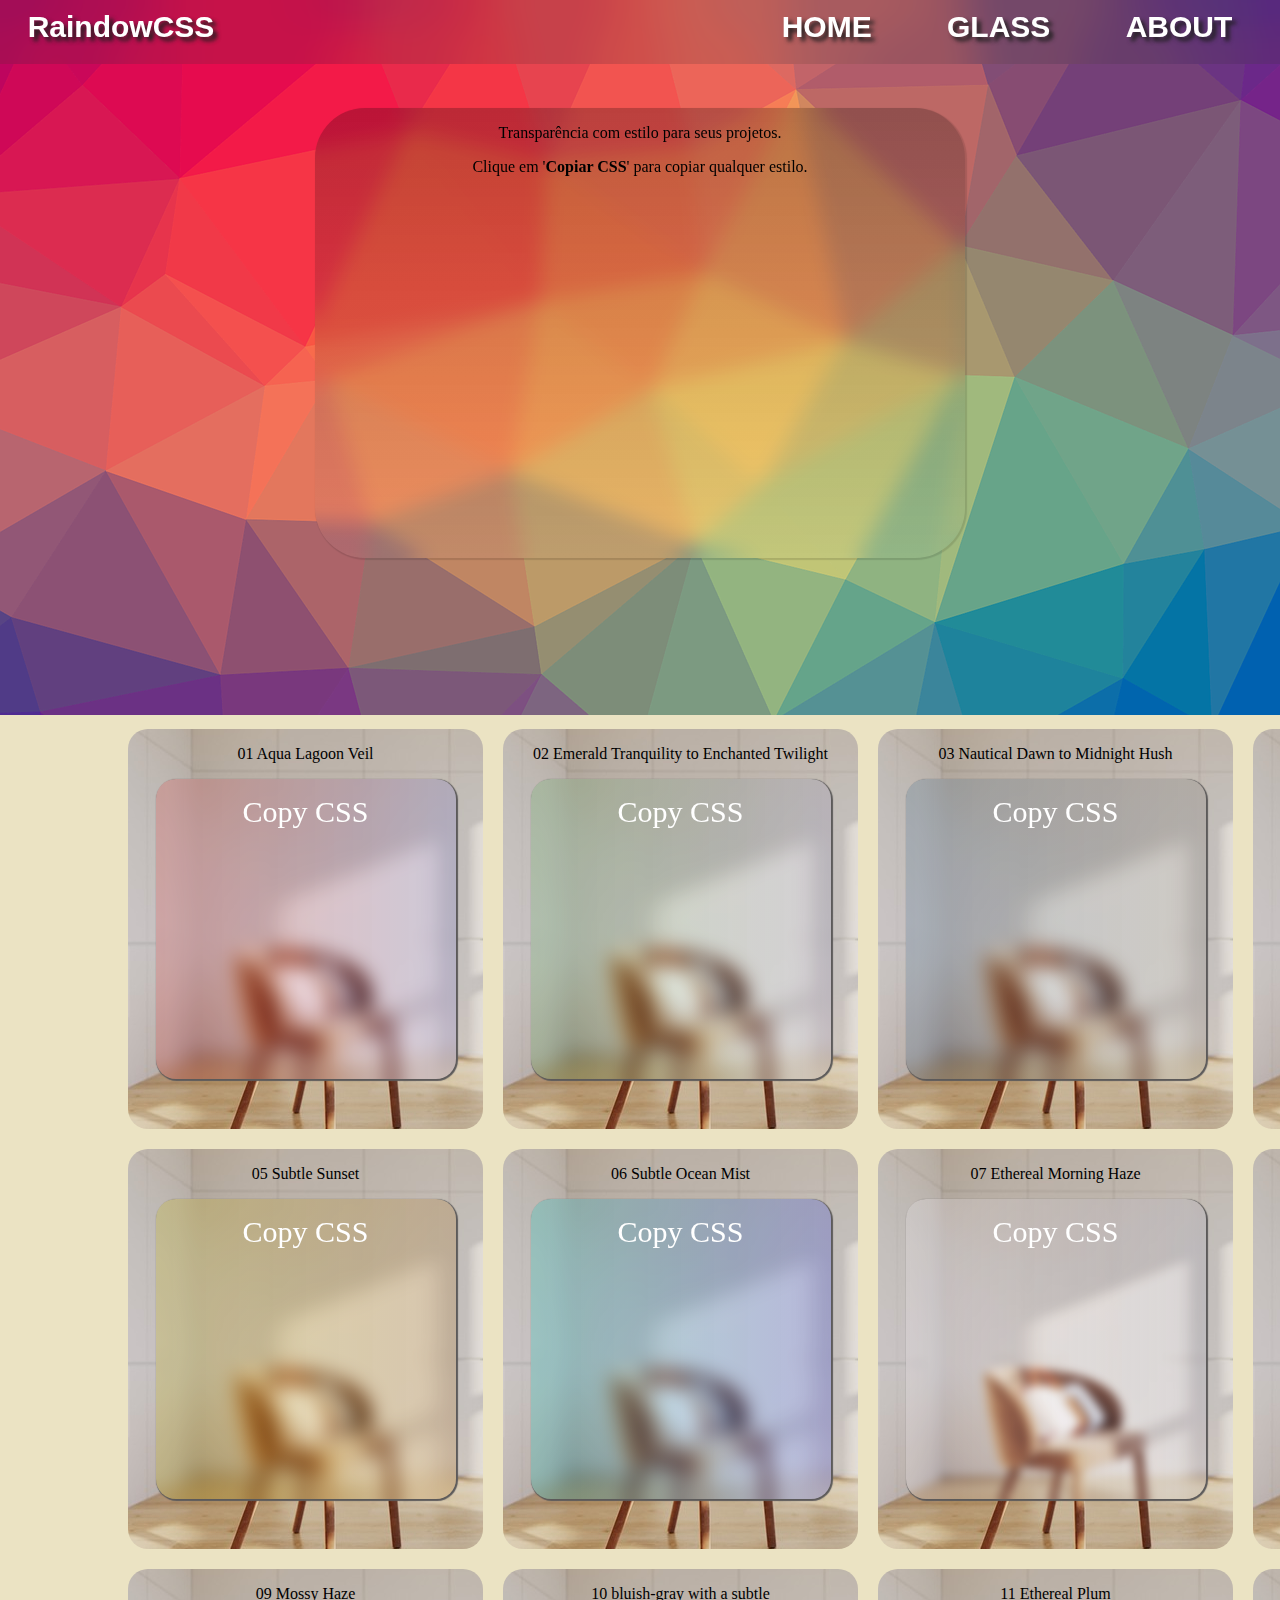
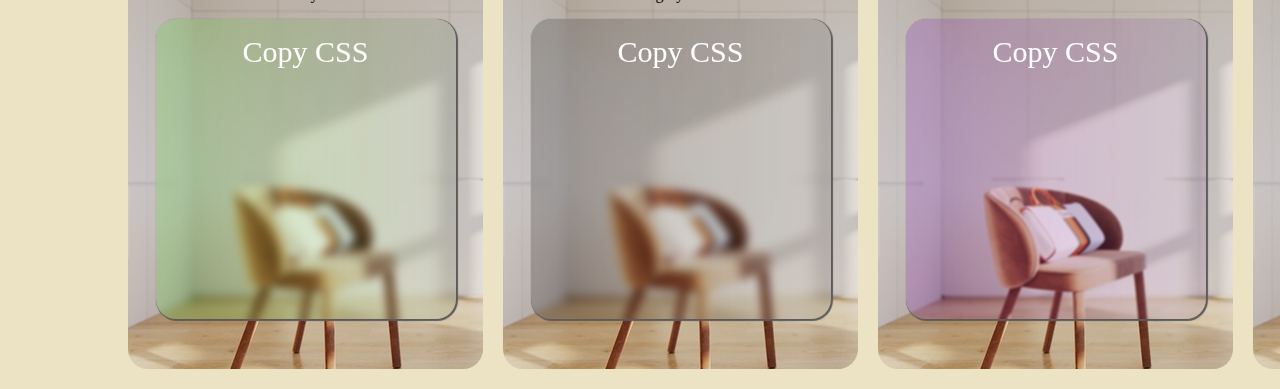
<file: src/pages/glass.html>
<!DOCTYPE html>
<html lang="pt-br">
<head>
    <meta charset="UTF-8">
    <meta http-equiv="X-UA-Compatible" content="IE=edge">
    <meta name="viewport" content="width=device-width, initial-scale=1.0">
    <title>GLASS</title>
    <link rel="stylesheet" href="../style/glass.css">
    <link rel="shortcut icon" href="../../public/icon.ico" type="image/x-icon">
</head>
<body>
    <div class="principal">
        <header>
            <nav class="menu">
                <ul>
                    <li id="primeiro"><a href="">RaindowCSS</a></li>
                    <li class="resto"><a href="../../index.html">HOME</a></li>
                    <li class="resto"><a href="./glass.html">GLASS</a></li>
                    <li class="resto"><a href="">ABOUT</a></li>
                </ul>
            </nav>
        </header>
        <div class="imagem">
            <img src="../image/color-2174065_1280.png" alt="">
            <div class="caixa_imagem">
                <p>Transparência com estilo para seus projetos.</p>
                <p>Clique em '<strong>Copiar CSS</strong>' para copiar qualquer estilo.</p>
            </div>
        </div>
        <div class="container">
            <div class="conter1">
                <p>
                    01 Aqua Lagoon Veil
                </p>
                <div class="caixa1"><p>
                    <a id="linkCopiar" href="#">Copy CSS</a>
                        <script>
                        document.getElementById("linkCopiar").addEventListener("click", function() {
                            // Texto que você deseja copiar
                            var textoACopiar = "background: linear-gradient(to right, #ff000025, #0000ff15); backdrop-filter: blur(10px);";

                            // Cria um elemento de área de transferência temporária
                            var tempInput = document.createElement("input");
                            tempInput.value = textoACopiar;
                            document.body.appendChild(tempInput);

                            // Seleciona o texto dentro do elemento de entrada temporária
                            tempInput.select();

                            // Copia o texto para a área de transferência
                            document.execCommand("copy");

                            // Remove o elemento de entrada temporária
                            document.body.removeChild(tempInput);

                            // Pode exibir uma mensagem ou executar qualquer ação adicional após a cópia
                            alert("Texto copiado para a área de transferência!");
                        });
                        </script>
                </p></div>
            </div>
            <div class="conter1">
                <p>02 Emerald Tranquility to Enchanted Twilight</p>
                <div class="caixa2">
                    <p>
                        <a id="linkCopiar2" href="#">Copy CSS</a>
                            <script>
                            document.getElementById("linkCopiar2").addEventListener("click", function() {
                                // Texto que você deseja copiar
                                var textoACopiar = "background: linear-gradient(to right, #2caf3225, #5353cc15); backdrop-filter: blur(10px);";
    
                                // Cria um elemento de área de transferência temporária
                                var tempInput = document.createElement("input");
                                tempInput.value = textoACopiar;
                                document.body.appendChild(tempInput);
    
                                // Seleciona o texto dentro do elemento de entrada temporária
                                tempInput.select();
    
                                // Copia o texto para a área de transferência
                                document.execCommand("copy");
    
                                // Remove o elemento de entrada temporária
                                document.body.removeChild(tempInput);
    
                                // Pode exibir uma mensagem ou executar qualquer ação adicional após a cópia
                                alert("Texto copiado para a área de transferência!");
                            });
                            </script>
                    </p>
                </div>
            </div>
            <div class="conter1">
                <p>03 Nautical Dawn to Midnight Hush</p>
                <div class="caixa3">
                    <p>
                        <a id="linkCopiar3" href="#">Copy CSS</a>
                            <script>
                            document.getElementById("linkCopiar3").addEventListener("click", function() {
                                // Texto que você deseja copiar
                                var textoACopiar = "background: linear-gradient(to right, #01468025, #0a0a0a15); backdrop-filter: blur(10px);";
    
                                // Cria um elemento de área de transferência temporária
                                var tempInput = document.createElement("input");
                                tempInput.value = textoACopiar;
                                document.body.appendChild(tempInput);
    
                                // Seleciona o texto dentro do elemento de entrada temporária
                                tempInput.select();
    
                                // Copia o texto para a área de transferência
                                document.execCommand("copy");
    
                                // Remove o elemento de entrada temporária
                                document.body.removeChild(tempInput);
    
                                // Pode exibir uma mensagem ou executar qualquer ação adicional após a cópia
                                alert("Texto copiado para a área de transferência!");
                            });
                            </script>
                    </p>
                </div>
            </div>
            <div class="conter1">
                <p>04 Ethereal Ocean Haze</p>
                <div class="caixa4">
                    <p>
                        <a id="linkCopiar4" href="#">Copy CSS</a>
                            <script>
                            document.getElementById("linkCopiar4").addEventListener("click", function() {
                                // Texto que você deseja copiar
                                var textoACopiar = "background: linear-gradient(to right, #116f9425, #0000ff15); backdrop-filter: blur(10px);";
    
                                // Cria um elemento de área de transferência temporária
                                var tempInput = document.createElement("input");
                                tempInput.value = textoACopiar;
                                document.body.appendChild(tempInput);
    
                                // Seleciona o texto dentro do elemento de entrada temporária
                                tempInput.select();
    
                                // Copia o texto para a área de transferência
                                document.execCommand("copy");
    
                                // Remove o elemento de entrada temporária
                                document.body.removeChild(tempInput);
    
                                // Pode exibir uma mensagem ou executar qualquer ação adicional após a cópia
                                alert("Texto copiado para a área de transferência!");
                            });
                            </script>
                    </p>
                </div>
            </div>

    
        
        </div>
        <div class="container">
            <div class="conter1">
                <p>
                    05 Subtle Sunset
                </p>
                <div class="caixa5"><p>
                    <a id="linkCopiar5" href="#">Copy CSS</a>
                        <script>
                        document.getElementById("linkCopiar5").addEventListener("click", function() {
                            // Texto que você deseja copiar
                            var textoACopiar = "background: linear-gradient(to right, #ccb90b3a, #ad670b31);backdrop-filter: blur(10px);";

                            // Cria um elemento de área de transferência temporária
                            var tempInput = document.createElement("input");
                            tempInput.value = textoACopiar;
                            document.body.appendChild(tempInput);

                            // Seleciona o texto dentro do elemento de entrada temporária
                            tempInput.select();

                            // Copia o texto para a área de transferência
                            document.execCommand("copy");

                            // Remove o elemento de entrada temporária
                            document.body.removeChild(tempInput);

                            // Pode exibir uma mensagem ou executar qualquer ação adicional após a cópia
                            alert("Texto copiado para a área de transferência!");
                        });
                        </script>
                </p></div>
            </div>
            <div class="conter1">
                <p>06 Subtle Ocean Mist</p>
                <div class="caixa6">
                    <p>
                        <a id="linkCopiar6" href="#">Copy CSS</a>
                            <script>
                            document.getElementById("linkCopiar6").addEventListener("click", function() {
                                // Texto que você deseja copiar
                                var textoACopiar = "background: linear-gradient(to right, #0bccc23a, #061dec31);backdrop-filter: blur(10px);";
    
                                // Cria um elemento de área de transferência temporária
                                var tempInput = document.createElement("input");
                                tempInput.value = textoACopiar;
                                document.body.appendChild(tempInput);
    
                                // Seleciona o texto dentro do elemento de entrada temporária
                                tempInput.select();
    
                                // Copia o texto para a área de transferência
                                document.execCommand("copy");
    
                                // Remove o elemento de entrada temporária
                                document.body.removeChild(tempInput);
    
                                // Pode exibir uma mensagem ou executar qualquer ação adicional após a cópia
                                alert("Texto copiado para a área de transferência!");
                            });
                            </script>
                    </p>
                </div>
            </div>
            <div class="conter1">
                <p>07 Ethereal Morning Haze</p>
                <div class="caixa7">
                    <p>
                        <a id="linkCopiar7" href="#">Copy CSS</a>
                            <script>
                            document.getElementById("linkCopiar7").addEventListener("click", function() {
                                // Texto que você deseja copiar
                                var textoACopiar = "background: linear-gradient(to right, #f7f1f63a, #9fa5df18); backdrop-filter: blur(5px);";
    
                                // Cria um elemento de área de transferência temporária
                                var tempInput = document.createElement("input");
                                tempInput.value = textoACopiar;
                                document.body.appendChild(tempInput);
    
                                // Seleciona o texto dentro do elemento de entrada temporária
                                tempInput.select();
    
                                // Copia o texto para a área de transferência
                                document.execCommand("copy");
    
                                // Remove o elemento de entrada temporária
                                document.body.removeChild(tempInput);
    
                                // Pode exibir uma mensagem ou executar qualquer ação adicional após a cópia
                                alert("Texto copiado para a área de transferência!");
                            });
                            </script>
                    </p>
                </div>
            </div>
            <div class="conter1">
                <p>08 Cinnamon Blaze</p>
                <div class="caixa8">
                    <p>
                        <a id="linkCopiar8" href="#">Copy CSS</a>
                            <script>
                            document.getElementById("linkCopiar8").addEventListener("click", function() {
                                // Texto que você deseja copiar
                                var textoACopiar = "background: linear-gradient(to right, #c95d423a, #be5e1018); backdrop-filter: blur(5px);";
    
                                // Cria um elemento de área de transferência temporária
                                var tempInput = document.createElement("input");
                                tempInput.value = textoACopiar;
                                document.body.appendChild(tempInput);
    
                                // Seleciona o texto dentro do elemento de entrada temporária
                                tempInput.select();
    
                                // Copia o texto para a área de transferência
                                document.execCommand("copy");
    
                                // Remove o elemento de entrada temporária
                                document.body.removeChild(tempInput);
    
                                // Pode exibir uma mensagem ou executar qualquer ação adicional após a cópia
                                alert("Texto copiado para a área de transferência!");
                            });
                            </script>
                    </p>
                </div>
            </div>

        </div>
        <div class="container">
            <div class="conter1">
                <p>
                    09 Mossy Haze
                </p>
                <div class="caixa9"><p>
                    <a id="linkCopiar9" href="#">Copy CSS</a>
                        <script>
                        document.getElementById("linkCopiar9").addEventListener("click", function() {
                            // Texto que você deseja copiar
                            var textoACopiar = "background: linear-gradient(to right, #59dd303a, #284d1c18); backdrop-filter: blur(5px);";

                            // Cria um elemento de área de transferência temporária
                            var tempInput = document.createElement("input");
                            tempInput.value = textoACopiar;
                            document.body.appendChild(tempInput);

                            // Seleciona o texto dentro do elemento de entrada temporária
                            tempInput.select();

                            // Copia o texto para a área de transferência
                            document.execCommand("copy");

                            // Remove o elemento de entrada temporária
                            document.body.removeChild(tempInput);

                            // Pode exibir uma mensagem ou executar qualquer ação adicional após a cópia
                            alert("Texto copiado para a área de transferência!");
                        });
                        </script>
                </p></div>
            </div>
            <div class="conter1">
                <p>10 bluish-gray with a subtle</p>
                <div class="caixa10">
                    <p>
                        <a id="linkCopiar10" href="#">Copy CSS</a>
                            <script>
                            document.getElementById("linkCopiar10").addEventListener("click", function() {
                                // Texto que você deseja copiar
                                var textoACopiar = "background: linear-gradient(to right, #2022203a, #02020218); backdrop-filter: blur(5px);";
    
                                // Cria um elemento de área de transferência temporária
                                var tempInput = document.createElement("input");
                                tempInput.value = textoACopiar;
                                document.body.appendChild(tempInput);
    
                                // Seleciona o texto dentro do elemento de entrada temporária
                                tempInput.select();
    
                                // Copia o texto para a área de transferência
                                document.execCommand("copy");
    
                                // Remove o elemento de entrada temporária
                                document.body.removeChild(tempInput);
    
                                // Pode exibir uma mensagem ou executar qualquer ação adicional após a cópia
                                alert("Texto copiado para a área de transferência!");
                            });
                            </script>
                    </p>
                </div>
            </div>
            <div class="conter1">
                <p>11 Ethereal Plum</p>
                <div class="caixa11">
                    <p>
                        <a id="linkCopiar11" href="#">Copy CSS</a>
                            <script>
                            document.getElementById("linkCopiar11").addEventListener("click", function() {
                                // Texto que você deseja copiar
                                var textoACopiar = "background: linear-gradient(to right, #f7f1f63a, #9fa5df18); backdrop-filter: blur(5px);";
    
                                // Cria um elemento de área de transferência temporária
                                var tempInput = document.createElement("input");
                                tempInput.value = textoACopiar;
                                document.body.appendChild(tempInput);
    
                                // Seleciona o texto dentro do elemento de entrada temporária
                                tempInput.select();
    
                                // Copia o texto para a área de transferência
                                document.execCommand("copy");
    
                                // Remove o elemento de entrada temporária
                                document.body.removeChild(tempInput);
    
                                // Pode exibir uma mensagem ou executar qualquer ação adicional após a cópia
                                alert("Texto copiado para a área de transferência!");
                            });
                            </script>
                    </p>
                </div>
            </div>
            <div class="conter1">
                <p>04 Ethereal Ocean Haze</p>
                <div class="caixa4">
                    <p>
                        <a id="linkCopiar4" href="#">Copy CSS</a>
                            <script>
                            document.getElementById("linkCopiar4").addEventListener("click", function() {
                                // Texto que você deseja copiar
                                var textoACopiar = "background: linear-gradient(to right, #116f9425, #0000ff15); backdrop-filter: blur(10px);";
    
                                // Cria um elemento de área de transferência temporária
                                var tempInput = document.createElement("input");
                                tempInput.value = textoACopiar;
                                document.body.appendChild(tempInput);
    
                                // Seleciona o texto dentro do elemento de entrada temporária
                                tempInput.select();
    
                                // Copia o texto para a área de transferência
                                document.execCommand("copy");
    
                                // Remove o elemento de entrada temporária
                                document.body.removeChild(tempInput);
    
                                // Pode exibir uma mensagem ou executar qualquer ação adicional após a cópia
                                alert("Texto copiado para a área de transferência!");
                            });
                            </script>
                    </p>
                </div>
            </div>

</body>
</html>
</file>
<file: src/style/style.css>
@charset "UTF-8";
@import 'variaveis.css';

body {
    background-color: var(--cor-pag);
    margin: 0;
    padding: 0;
}

body.dark {
    background-color: rgb(51, 52, 58);
}

.tema button{
    width: 5em;
    margin-left: 1%;
    border-radius: 20px;
    background-color: var(--cor-branca);
    cursor: pointer;
    border: none;
}

.botao_cor:hover {
    box-shadow: 0px 0px 2px 2px rgb(0, 0, 0);
}

.tema button img {
    margin-top: 1em;
    width: 20px;
}


ul {
    list-style: none;
    padding: 0;
    margin: 0;
}
header {
    background-color: #3333332d;
    backdrop-filter: blur(20px);
    color: var(--cor-branca);
    position: fixed;
    width: 100%;
    height: 4em;
    top: 0;
    z-index: 100;
}
nav ul {
    display: flex;
    justify-content: space-around;
    padding: 0.625em 0;
}

nav ul li {
    margin-right: 1.25em;
}

nav a {
    text-decoration: none;
    color: var(--cor-branca);
    font-weight: bold;
    font-size: var(--tam-cabecaro);
    font-family: 'Franklin Gothic Medium', 'Arial Narrow', Arial, sans-serif;
    text-shadow: var(--sombra-preta);
    transition: 0.5s;
}
nav a:hover {
    color: var(--cor-hover);
    font-size: 2.5em;
    transition: 1s;
}

li#primeiro {
    margin-right: 40vw;
}
.imagem img {
    width: 100%;
    height: 43.75em;
    z-index: -1;
    margin-bottom: var(--marg-cabecaro);
}
.principal{
    position: relative;
    width: 100%;
    height: 100vh; 
}

.caixa_imagem {
    position: absolute;
    width: var(--comprimento-caixa);
    height: var(--altura-caixa);
    top: 35%;
    left: 50%;
    backdrop-filter: blur(30px);
    box-shadow: 1px 1px 1px 1px rgba(0, 0, 0, 0.116);
    transform: translate(-50%, -50%);
    text-align: center;
    border-radius: 50px;
    background-image: linear-gradient(to top, #ffffff0a, #0000003a); /* Gradiente de preto para branco */
}
img#git {
    width: 2em;
    height: auto;
    cursor: pointer;
}
img#git:hover{
    width: 2.5em;
    filter: drop-shadow(0px 5px 5px rgb(2, 247, 55));
}
img#insta {
    width: 3.5em;
    height: auto;
    cursor: pointer;
}
img#insta:hover{
    width: 4em;
    filter: drop-shadow(0px 6px 6px rgb(211, 92, 92));
}
img#face {
    width: 2em;
    height: auto;
    cursor: pointer;
}
img#face:hover{
    width: 2.5em;
    filter: drop-shadow(0px 5px 5px blue);
}
.container {
    display: flex; /* Define um contêiner flex */
    margin-left: 10vw;
    width: 93.75em;
    justify-content: center;
    text-align: center;
}
.conter1 {
    background-color: var(--cor-branca);
    border-radius: 1.25em;
    width: var(--container-comprimento);
    height: var(--container-altura);
    position: relative;
    margin-right: 1.25em;
    margin-bottom: 1.25em;
    
}
.conter1 p {
    text-shadow: 2px 2px 4px rgba(0, 0, 0, 0.5);
}
.desc {
    display: flex;
    flex-direction: row;
}
.down {
    margin-top: 300px;
    margin-left: 20px;
}
.down img {
    margin-left: 120px;
    width: 30px;
    cursor: pointer;
}

.caixa1 {
    background-image: linear-gradient(-30deg, #051df5 0%, #ee1313 100%);
    border-radius: 200px;
    height: 300px;
    width: 300px;
    position: absolute; 
    top: 50%; 
    left: 50%; 
    transform: translate(-50%, -50%); 
    cursor: zoom-in;
    transition: width 0.5s ease;
}
.ajuste {
    display: flex;
    align-items: center;
    justify-content: center;
}

.botao_grau {
    margin: 0 10px; /* margem esquerda e direita para espaçamento entre os elementos */
    margin-top: 19px;
    cursor: pointer;
}

input#meuInput {
    margin-top: 20px;
}
.descricao{
    margin-top: 330px;
    margin-left: 20px;
    text-shadow: 2px 2px 4px rgba(0, 0, 0, 0.5);
    cursor: pointer;
}
.descricao:hover {
    text-shadow: 1px 1px 1px rgba(172, 21, 21, 0.5);
}
.caixa2 {
    background-image: linear-gradient(to top, rgb(218, 218, 218) 0%, rgb(206, 203, 203) 1%, #e0e0e0 26%, #f8f4f4 48%, #d9d9d9 75%, #9e9c9c 100%);
    border-radius: 200px;
    height: 300px;
    width: 300px;
    position: absolute; 
    top: 50%; 
    left: 50%; 
    transform: translate(-50%, -50%); 
    cursor: zoom-in;
    transition: width 0.5s ease;
}
.caixa3 {
    background: linear-gradient(to right, #c2bf14, #e94dee);
    border-radius: 200px;
    height: 300px;
    width: 300px;
    position: absolute; 
    top: 50%; 
    left: 50%; 
    transform: translate(-50%, -50%); 
    transition: width 0.5s ease;
}
.caixa4 {
    background-image: linear-gradient(-20deg, #b827fc 0%, #1dd0f8 100%);
    border-radius: 200px;
    height: 300px;
    width: 300px;
    position: absolute; 
    top: 50%; 
    left: 50%; 
    transform: translate(-50%, -50%); 
    transition: width 0.5s ease;
}
.caixa21 {
    background-image: linear-gradient(to top, #c5872b 0%, #ca3e25 100%);
    border-radius: 200px;
    height: 300px;
    width: 300px;
    position: absolute; 
    top: 50%; 
    left: 50%; 
    transform: translate(-50%, -50%); 
}
.caixa22 {
    background: linear-gradient(to right, #0cbac0, #e90d8d);
    border-radius: 200px;
    height: 300px;
    width: 300px;
    position: absolute; 
    top: 50%; 
    left: 50%; 
    transform: translate(-50%, -50%); 
}
.caixa23 {
    background-image: linear-gradient(to top, #746892 0%, #eebadf 100%);
    border-radius: 200px;
    height: 300px;
    width: 300px;
    position: absolute; 
    top: 50%; 
    left: 50%; 
    transform: translate(-50%, -50%); 
}
.caixa24 {
    background: linear-gradient(to right, #1ef8f8, #a70737);
    border-radius: 200px;
    height: 300px;
    width: 300px;
    position: absolute; 
    top: 50%; 
    left: 50%; 
    transform: translate(-50%, -50%); 
}
.caixa31 {
    background: linear-gradient(to right, #12beb6, #84f064, rgb(130, 197, 43));
    border-radius: 200px;
    height: 300px;
    width: 300px;
    position: absolute; 
    top: 50%; 
    left: 50%; 
    transform: translate(-50%, -50%); 
}
.caixa32 {
    background: linear-gradient(to right, #a70a0a, #ff0095);
    border-radius: 200px;
    height: 300px;
    width: 300px;
    position: absolute; 
    top: 50%; 
    left: 50%; 
    transform: translate(-50%, -50%); 
}
.caixa33 {
    background: linear-gradient(to right, #0e665f, #bb99ad);
    border-radius: 200px;
    height: 300px;
    width: 300px;
    position: absolute; 
    top: 50%; 
    left: 50%; 
    transform: translate(-50%, -50%); 
}
.caixa34 {
    background: linear-gradient(to right, #0614df, #ff0095);
    border-radius: 200px;
    height: 300px;
    width: 300px;
    position: absolute; 
    top: 50%; 
    left: 50%; 
    transform: translate(-50%, -50%); 
}
.caixa41 {
    background-image: linear-gradient(to top, #fdcbef 0%, #a4c0f1 100%);
    border-radius: 200px;
    height: 300px;
    width: 300px;
    position: absolute; 
    top: 50%; 
    left: 50%; 
    transform: translate(-50%, -50%); 
}
.caixa42 {
    background-image: linear-gradient(to right, #06e7eb 0%, #f60ffa 100%);
    border-radius: 200px;
    height: 300px;
    width: 300px;
    position: absolute; 
    top: 50%; 
    left: 50%; 
    transform: translate(-50%, -50%); 
}
.caixa43 {
    background-image: linear-gradient(to right, #ebe6e1 0%, #304352 100%);
    border-radius: 200px;
    height: 300px;
    width: 300px;
    position: absolute; 
    top: 50%; 
    left: 50%; 
    transform: translate(-50%, -50%); 
}
.caixa44 {
    background-image: linear-gradient(-225deg, #61ddc0 0%, #debdee 48%, #5e4ce2 100%);
    border-radius: 200px;
    height: 300px;
    width: 300px;
    position: absolute; 
    top: 50%; 
    left: 50%; 
    transform: translate(-50%, -50%); 
}




.container a {
    text-align: center;
    font-size: 30px;
    text-decoration: none;
    color: white;
    
}
.container a:hover {
    box-shadow: 0 0 9px 9px rgb(255, 255, 255);
    border-radius: 10px;
    transition: 0.5s;
}

img#gif {
    max-width: 40%;
    height: auto;
    filter: drop-shadow(10px 8px 8px rgb(0, 0, 0));
    cursor: pointer;
}
img#gif:hover {
    filter: drop-shadow(10px 20px 8px rgb(0, 0, 0));
}

.caixa_imagem p {
    color: white;
    font-size: 1.4em;
    text-shadow: 2px 2px 2px black;
}

.roda_pe {
    margin-top: 2%;
    position: absolute;
    left: 79.8%;
    align-items: center;
}
  
.p1 {
    text-align: center;
    align-items: center;
    display: inline-block;
    margin-right: 10px;
    width: 40px;
    height: 40px;
    background-color: #ffffff;
    cursor: pointer;
    border-radius: 8px;

}
.p1:hover{
    box-shadow: 1px 1px 1px 1px rgb(70, 68, 68);
}
.roda_pe_2 {
    margin-top: 5%;
    position: absolute;
    left: 50%;
    transform: translate(-50%, -50%);
}
.p1 a {
    text-decoration: none;
    color: #000000;
}
div#roda_pe_1 {
    background-color: #1ceb49d2;
}

.roda_pe_2 button {
    margin-top: 20px;
    width: 100px;
    height: 40px;
    background: linear-gradient(to right, #2022203a, #02020218);
    border-radius: 20px;
    position: absolute;
    left: 50%;
    transform: translate(-50%, -50%);
    cursor: pointer;
}
.roda_pe_2 button:hover {
    box-shadow: 2px 2px 2px 2px rgb(28, 50, 170);
}
.roda_pe_3 {
    text-align: center;
    margin-top: 10%;
    position: absolute;
    left: 50%;
    transform: translate(-50%, -50%); 
}
</file>
<file: src/style/CSS/responsiveMain.css>
/* Deixando responsivo para celulares  */

@media (max-width: 768px) {
    body {
        margin: 0;
        padding: 0;
        overflow-x: hidden;
    }

    header {
        height: 5.5em;
        position: fixed;
        top: 0px;
        z-index: 200;
    }

    nav a {
        font-size: 1em;
        justify-content: center;
        text-align: center;
    }

    nav ul {
        display: flex;
        flex-direction: column;
        padding: 0.225em 0.5em;
        justify-content: center;
    }
    .imagem {
        width: 100%;
    }

    .imagem img {
        max-width: 100%;
    }

    .caixa_imagem {
        top: 50%;
        width: 20em;
    }

    .container {
        display: flex;
        flex-direction: column; 
        margin-left: 0.30vw;
        width: 93.75em;
        justify-content: center;
        text-align: center;
    }

    .roda_pe {
        display: flex;
        left: 6%;
    }

    .p1 {
        width: 30px;
        height: 40px;
    }

    .roda_pe_1 {
        display: inline-block;
    }

    .roda_pe_2 {
        margin-top: 24%;
    }

    .roda_pe_3 {
        margin-top: 55%;
        font-size: 12px;
    }

    .container {
        width: auto;
    }

    .conter1 {
        width: auto;
        margin-left: 4%;
    }

    .tema {
        display: flex;
        justify-content: center;
        align-items: center;
        margin-bottom: 1em;
    }

    .tema button{
        width: 10em;
        height: 5em;
        margin-left: 1%;
        border-radius: 20px;
        border: none;
    }
    
    .tema button img {
        margin-top: .5em;
        width: 20px;
    }
    
      
}


/* Deixando responsivo para tablets  */
@media (min-width: 768px) and (max-width: 920px) {
    nav ul {
        flex-direction: row;
        font-size: 1.2em;
    }

    header {
        height: 2em;
    }

    .caixa_imagem {
        top: 30%;
        width: 40em;
        height: auto;
    }

    .down {
        margin-left: 50%;
    }
}

/* Tablets maiores  */
@media (min-width: 820px) and (max-width:1190px) {
    header {
        height: 5em;
    }

    nav ul {
        font-size: 1em;
        padding: 0.925em -10.0em;
        justify-content: space-around;
    }

    nav ul li {
        margin-right: 0.1em;
    }
    
    .imagem {
        width: 183%;
    }

    .imagem img {
        max-width: 100%;
    }

    .container {
        display: flex;
        flex-direction: column; 
        margin-left: 0.30vw;
        width: 93.75em;
        justify-content: center;
        text-align: center;
    }
}



/* Orientação na horizontal  Para pequenos celulares*/
@media (max-width: 768px) and (orientation: landscape) {
    header {
        height: 2em;
        position: fixed;
        top: 0px;
        z-index: 200;
    }

    .caixa_imagem {
        top: 90%;
        width: 30em;
    }

    .principal {
        display: inline-block;
    }

    nav ul {
        display: flex;
        flex-direction: row;
    }

    .down {
        margin-left: 10.25em;
    }

    .roda_pe_2 {
        text-align: center;
        margin-top: 6em;
    }

    .roda_pe {
        display: flex;
        flex-direction: row;
        left: 5%;
    }

    .roda_pe_3 {
        margin-top: 18em;
        font-size: 0.8em;
    }

}
</file>
<file: src/style/glass.css>
@charset "UTF-8";

body {
    background-color: rgb(235, 227, 195);
    margin: 0;
    padding: 0;
}
ul {
    list-style: none;
    padding: 0;
    margin: 0;
}
header {
    background-color: #3333332d;
    backdrop-filter: blur(20px);
    color: #fff;
    position: fixed;
    width: 100%;
    height: 4em;
    top: 0;
    z-index: 100;
}
nav ul {
    display: flex;
    justify-content: space-around;
    padding: 0.625em 0;
}

nav ul li {
    margin-right: 1.25em;
}

nav a {
    text-decoration: none;
    color: #fff;
    font-weight: bold;
    font-size: 30px;
    font-family: 'Franklin Gothic Medium', 'Arial Narrow', Arial, sans-serif;
    text-shadow: 4px 4px 4px #1f1f1f;
    transition: 0.5s;
}
nav a:hover {
    color: rgb(16, 240, 240);
    font-size: 40px;
    transition: 1s;
}

li#primeiro {
    margin-right: 40vw;
}
.imagem img {
    width: 100%;
    height: 715px;
    object-fit: cover;
    z-index: -1;
    margin-bottom: 10px;
}

.caixa_imagem {
    position: absolute;
    width: 650px;
    height: 450px;
    top: 37%;
    left: 50%;
    background-image: linear-gradient(to top, #ffffff0a, #0000003a);
    backdrop-filter: blur(10px);
    box-shadow: 1px 1px 1px 1px rgba(0, 0, 0, 0.116);
    transform: translate(-50%, -50%);
    text-align: center;
    border-radius: 50px;
}

.container {
    display: flex; 
    margin-left: 10vw;
    width: 1500px;
    justify-content: center;
    text-align: center;
}
.conter1 {
    background-image: url(../image/da-guojing-6888603_640.jpg);
    border-radius: 20px;
    width: 400px;
    height: 400px;
    position: relative;
    margin-right: 20px;
    margin-bottom: 20px;
    margin-top: 0px;

    
}
.caixa1 {
    background: linear-gradient(to right, #ff000025, #0000ff15);
    backdrop-filter: blur(10px);
    box-shadow: 1px 1px 1px 1px rgb(92, 90, 90);
    border-radius: 20px;
    height: 300px;
    width: 300px;
    position: absolute; 
    top: 50%; 
    left: 50%; 
    transform: translate(-50%, -50%); 
}

.caixa2 {
    background: linear-gradient(to right, #2caf3225, #5353cc15);
    backdrop-filter: blur(10px);
    box-shadow: 1px 1px 1px 1px rgb(92, 90, 90);
    border-radius: 20px;
    height: 300px;
    width: 300px;
    position: absolute; 
    top: 50%; 
    left: 50%; 
    transform: translate(-50%, -50%); 
}

.caixa3 {
    background: linear-gradient(to right, #01468025, #0a0a0a15);
    backdrop-filter: blur(10px);
    box-shadow: 1px 1px 1px 1px rgb(92, 90, 90);
    border-radius: 20px;
    height: 300px;
    width: 300px;
    position: absolute; 
    top: 50%; 
    left: 50%; 
    transform: translate(-50%, -50%); 
}

.caixa4 {
    background: linear-gradient(to right, #116f9425, #0000ff15);
    backdrop-filter: blur(10px);
    box-shadow: 1px 1px 1px 1px rgb(92, 90, 90);
    border-radius: 20px;
    height: 300px;
    width: 300px;
    position: absolute; 
    top: 50%; 
    left: 50%; 
    transform: translate(-50%, -50%); 
}
.container a {
    text-align: center;
    font-size: 30px;
    text-decoration: none;
    color: white;
    
}
.container a:hover {
    box-shadow: 7px 8px 9px black;
    border-radius: 5px;
    transition: 0.5s;
}

.caixa5 {
    background: linear-gradient(to right, #ccb90b3a, #ad670b31);
    backdrop-filter: blur(10px);
    box-shadow: 1px 1px 1px 1px rgb(92, 90, 90);
    border-radius: 20px;
    height: 300px;
    width: 300px;
    position: absolute; 
    top: 50%; 
    left: 50%; 
    transform: translate(-50%, -50%); 
}
.caixa6 {
    background: linear-gradient(to right, #0bccc23a, #061dec31);
    backdrop-filter: blur(10px);
    box-shadow: 1px 1px 1px 1px rgb(92, 90, 90);
    border-radius: 20px;
    height: 300px;
    width: 300px;
    position: absolute; 
    top: 50%; 
    left: 50%; 
    transform: translate(-50%, -50%); 
}
.caixa7 {
    background: linear-gradient(to right, #f7f1f63a, #9fa5df18);
    backdrop-filter: blur(5px);
    box-shadow: 1px 1px 1px 1px rgb(92, 90, 90);
    border-radius: 20px;
    height: 300px;
    width: 300px;
    position: absolute; 
    top: 50%; 
    left: 50%; 
    transform: translate(-50%, -50%); 
}

.caixa8 {
    background: linear-gradient(to right, #c95d423a, #be5e1018);
    backdrop-filter: blur(5px);
    box-shadow: 1px 1px 1px 1px rgb(92, 90, 90);
    border-radius: 20px;
    height: 300px;
    width: 300px;
    position: absolute; 
    top: 50%; 
    left: 50%; 
    transform: translate(-50%, -50%); 
}
.caixa9 {
    background: linear-gradient(to right, #59dd303a, #284d1c18);
    backdrop-filter: blur(5px);
    box-shadow: 1px 1px 1px 1px rgb(92, 90, 90);
    border-radius: 20px;
    height: 300px;
    width: 300px;
    position: absolute; 
    top: 50%; 
    left: 50%; 
    transform: translate(-50%, -50%); 
}
.caixa10 {
    background: linear-gradient(to right, #2022203a, #02020218);
    backdrop-filter: blur(5px);
    box-shadow: 1px 1px 1px 1px rgb(92, 90, 90);
    border-radius: 20px;
    height: 300px;
    width: 300px;
    position: absolute; 
    top: 50%; 
    left: 50%; 
    transform: translate(-50%, -50%); 
}
.caixa11 {
    background: linear-gradient(to right, #891ebb3a, #4d0b7418);
    backdrop-filter: blur(1px);
    box-shadow: 1px 1px 1px 1px rgb(92, 90, 90);
    border-radius: 20px;
    height: 300px;
    width: 300px;
    position: absolute; 
    top: 50%; 
    left: 50%; 
    transform: translate(-50%, -50%); 
}
</file>
